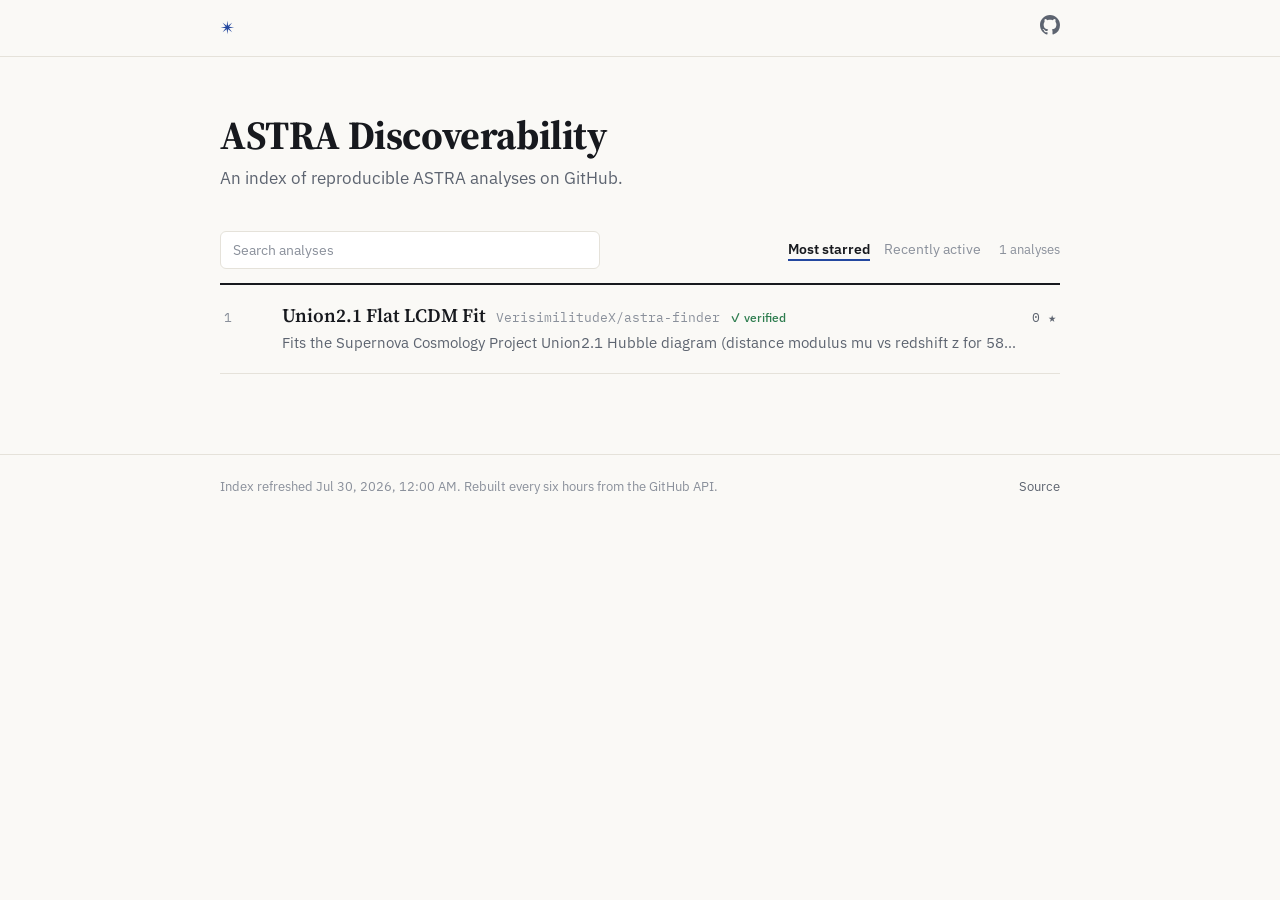
<file: site/index.html>
<!doctype html>
<html lang="en">
<head>
  <meta charset="utf-8">
  <meta name="viewport" content="width=device-width, initial-scale=1">
  <title>ASTRA Discoverability</title>
  <meta name="description" content="An index of reproducible ASTRA analyses on GitHub.">
  <link rel="preconnect" href="https://fonts.googleapis.com">
  <link rel="preconnect" href="https://fonts.gstatic.com" crossorigin>
  <link href="https://fonts.googleapis.com/css2?family=Source+Serif+4:opsz,wght@8..60,400;8..60,600;8..60,700&family=IBM+Plex+Sans:wght@400;500;600&family=IBM+Plex+Mono:wght@400;500&display=swap" rel="stylesheet">
  <link rel="stylesheet" href="style.css">
</head>
<body>
  <header class="site-header">
    <div class="header-inner">
      <a class="header-mark" href="./" aria-label="ASTRA Discoverability home">✴</a>
      <nav class="header-nav">
        <a href="https://github.com/VerisimilitudeX/astra-finder" target="_blank" rel="noopener" aria-label="GitHub repository">
          <svg viewBox="0 0 16 16" width="20" height="20" aria-hidden="true"><path fill="currentColor" d="M8 0C3.58 0 0 3.58 0 8c0 3.54 2.29 6.53 5.47 7.59.4.07.55-.17.55-.38 0-.19-.01-.82-.01-1.49-2.01.37-2.53-.49-2.69-.94-.09-.23-.48-.94-.82-1.13-.28-.15-.68-.52-.01-.53.63-.01 1.08.58 1.23.82.72 1.21 1.87.87 2.33.66.07-.52.28-.87.51-1.07-1.78-.2-3.64-.89-3.64-3.95 0-.87.31-1.59.82-2.15-.08-.2-.36-1.02.08-2.12 0 0 .67-.21 2.2.82.64-.18 1.32-.27 2-.27s1.36.09 2 .27c1.53-1.04 2.2-.82 2.2-.82.44 1.1.16 1.92.08 2.12.51.56.82 1.27.82 2.15 0 3.07-1.87 3.75-3.65 3.95.29.25.54.73.54 1.48 0 1.07-.01 1.93-.01 2.2 0 .21.15.46.55.38A8.01 8.01 0 0 0 16 8c0-4.42-3.58-8-8-8"/></svg>
        </a>
      </nav>
    </div>
  </header>

  <main class="page">
    <section class="intro">
      <h1>ASTRA Discoverability</h1>
      <p class="intro-sub">An index of reproducible ASTRA analyses on GitHub.</p>
    </section>

    <section class="board" id="index">
      <div class="controls">
        <input type="search" id="search" placeholder="Search analyses" autocomplete="off" spellcheck="false">
        <div class="controls-right">
          <div class="sorts" role="tablist">
            <button class="sort active" data-sort="stars" role="tab" aria-selected="true">Most starred</button>
            <button class="sort" data-sort="updated" role="tab" aria-selected="false">Recently active</button>
          </div>
          <span class="count"><span id="count-all">0</span> analyses</span>
        </div>
      </div>

      <ol class="rows" id="rows"></ol>
      <p class="empty" id="empty" hidden>Nothing matches that search.</p>
    </section>
  </main>

  <footer class="site-footer">
    <div class="footer-inner">
      <span>Index refreshed <span id="refreshed">—</span>. Rebuilt every six hours from the GitHub API.</span>
      <a href="https://github.com/VerisimilitudeX/astra-finder" target="_blank" rel="noopener">Source</a>
    </div>
  </footer>

  <script src="app.js"></script>
</body>
</html>
</file>
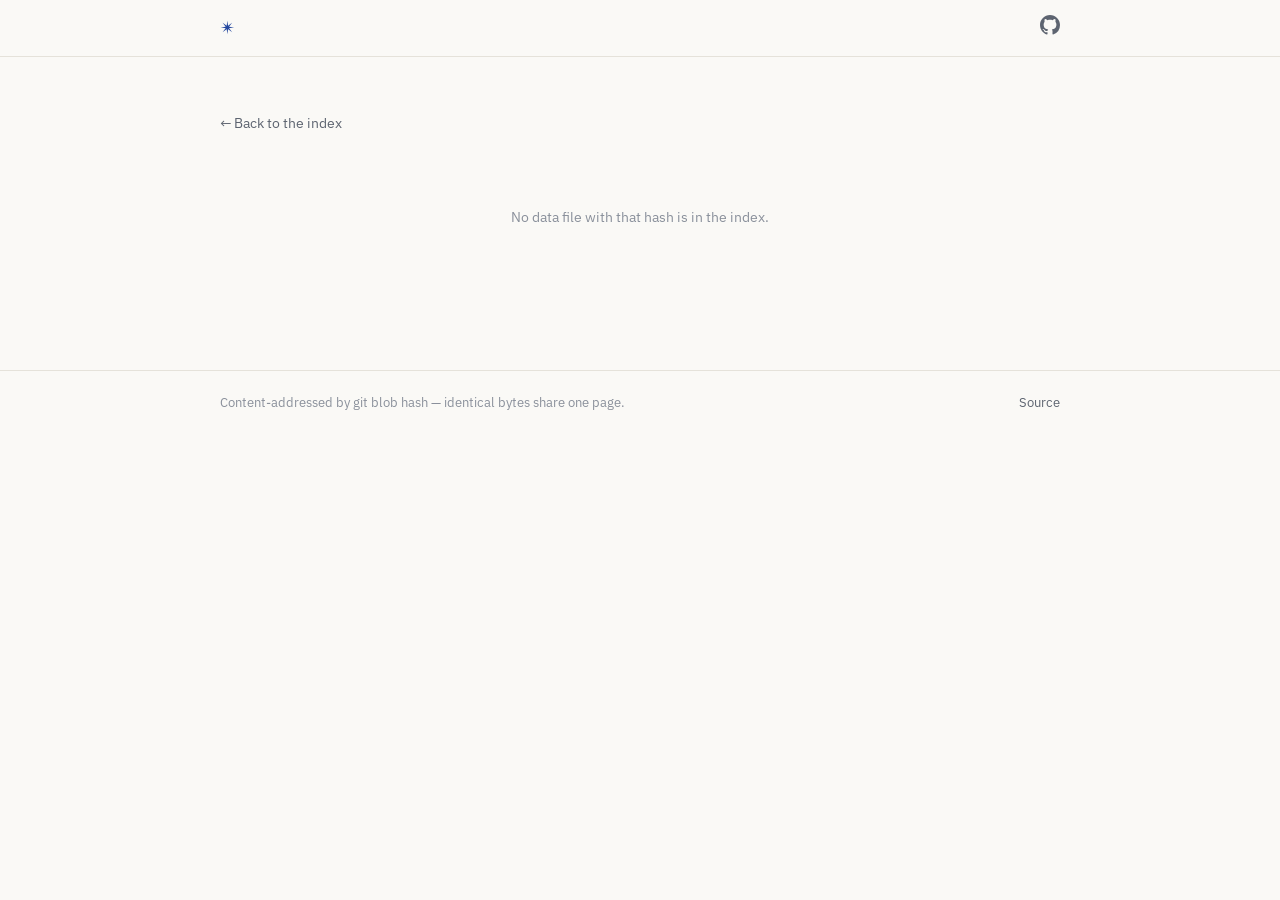
<file: site/dataset.html>
<!doctype html>
<html lang="en">
<head>
  <meta charset="utf-8">
  <meta name="viewport" content="width=device-width, initial-scale=1">
  <title>Data file — ASTRA Discoverability</title>
  <link rel="preconnect" href="https://fonts.googleapis.com">
  <link rel="preconnect" href="https://fonts.gstatic.com" crossorigin>
  <link href="https://fonts.googleapis.com/css2?family=Source+Serif+4:opsz,wght@8..60,400;8..60,600;8..60,700&family=IBM+Plex+Sans:wght@400;500;600&family=IBM+Plex+Mono:wght@400;500&display=swap" rel="stylesheet">
  <link rel="stylesheet" href="style.css">
</head>
<body>
  <header class="site-header">
    <div class="header-inner">
      <a class="header-mark" href="./" aria-label="ASTRA Discoverability home">✴</a>
      <nav class="header-nav">
        <a href="https://github.com/VerisimilitudeX/astra-finder" target="_blank" rel="noopener" aria-label="GitHub repository">
          <svg viewBox="0 0 16 16" width="20" height="20" aria-hidden="true"><path fill="currentColor" d="M8 0C3.58 0 0 3.58 0 8c0 3.54 2.29 6.53 5.47 7.59.4.07.55-.17.55-.38 0-.19-.01-.82-.01-1.49-2.01.37-2.53-.49-2.69-.94-.09-.23-.48-.94-.82-1.13-.28-.15-.68-.52-.01-.53.63-.01 1.08.58 1.23.82.72 1.21 1.87.87 2.33.66.07-.52.28-.87.51-1.07-1.78-.2-3.64-.89-3.64-3.95 0-.87.31-1.59.82-2.15-.08-.2-.36-1.02.08-2.12 0 0 .67-.21 2.2.82.64-.18 1.32-.27 2-.27s1.36.09 2 .27c1.53-1.04 2.2-.82 2.2-.82.44 1.1.16 1.92.08 2.12.51.56.82 1.27.82 2.15 0 3.07-1.87 3.75-3.65 3.95.29.25.54.73.54 1.48 0 1.07-.01 1.93-.01 2.2 0 .21.15.46.55.38A8.01 8.01 0 0 0 16 8c0-4.42-3.58-8-8-8"/></svg>
        </a>
      </nav>
    </div>
  </header>

  <main class="page">
    <p class="crumb"><a href="./">← Back to the index</a></p>
    <div id="dataset-root">
      <p class="empty">Loading…</p>
    </div>
  </main>

  <footer class="site-footer">
    <div class="footer-inner">
      <span>Content-addressed by git blob hash — identical bytes share one page.</span>
      <a href="https://github.com/VerisimilitudeX/astra-finder" target="_blank" rel="noopener">Source</a>
    </div>
  </footer>

  <script>
  (function () {
    "use strict";
    var root = document.getElementById("dataset-root");
    var hash = new URLSearchParams(location.search).get("h") || "";

    function escapeHtml(s) {
      return String(s == null ? "" : s).replace(/[&<>"']/g, function (c) {
        return { "&": "&amp;", "<": "&lt;", ">": "&gt;", '"': "&quot;", "'": "&#39;" }[c];
      });
    }

    function formatSize(n) {
      if (!n) return "";
      if (n >= 1048576) return (n / 1048576).toFixed(1) + " MB";
      if (n >= 1024) return (n / 1024).toFixed(1) + " kB";
      return n + " B";
    }

    fetch("datasets.json", { cache: "no-cache" })
      .then(function (r) { return r.json(); })
      .then(function (data) {
        var d = (data.datasets || []).find(function (x) { return x.hash === hash; });
        if (!d) {
          root.innerHTML = '<p class="empty">No data file with that hash is in the index.</p>';
          document.title = "Unknown data file — ASTRA Discoverability";
          return;
        }
        document.title = d.names[0] + " — ASTRA Discoverability";
        var occ = d.occurrences || [];
        var size = occ.length ? occ[0].size : 0;
        var rows = occ
          .map(function (o) {
            var raw = "https://raw.githubusercontent.com/" + o.repo + "/" + o.branch + "/" + o.path;
            var repoPage = "repo.html?r=" + encodeURIComponent(o.repo);
            var from = "";
            if (o.source_repo) {
              from = /^[\w.-]+\/[\w.-]+$/.test(o.source_repo)
                ? '<a class="source-from" href="repo.html?r=' + encodeURIComponent(o.source_repo) + '">from ' + escapeHtml(o.source_repo) + "</a>"
                : '<span class="source-from">from ' + escapeHtml(o.source_repo) + "</span>";
            }
            return (
              "<tr>" +
              '<td><a class="link-btn" href="' + escapeHtml(repoPage) + '">' + escapeHtml(o.analysis) + "</a>" +
              '<a class="occ-repo" href="' + escapeHtml(repoPage) + '">' + escapeHtml(o.repo) + "</a></td>" +
              '<td><span class="role role-' + escapeHtml(o.role) + '">' + escapeHtml(o.role) + "</span>" + from + "</td>" +
              '<td class="occ-path">' + escapeHtml(o.path) + "</td>" +
              '<td><a class="raw-link" href="' + escapeHtml(raw) + '" target="_blank" rel="noopener">Open raw file ↗</a></td>' +
              "</tr>"
            );
          })
          .join("");
        root.innerHTML =
          '<section class="intro"><h1 class="dataset-title">' + escapeHtml(d.names[0]) + "</h1>" +
          (d.names.length > 1
            ? '<p class="intro-sub">Also carried as: ' + d.names.slice(1).map(escapeHtml).join(", ") + "</p>"
            : "") +
          '<p class="hash-line"><span class="detail-label">Content hash</span><code class="hash">' + escapeHtml(d.hash) + "</code>" +
          (size ? '<span class="dataset-count">' + formatSize(size) + "</span>" : "") +
          "</p></section>" +
          '<table class="occ-table"><thead><tr><th>Analysis</th><th>Role</th><th>Path in repository</th><th></th></tr></thead>' +
          "<tbody>" + rows + "</tbody></table>";
      })
      .catch(function () {
        root.innerHTML = '<p class="empty">Could not load the data index.</p>';
      });
  })();
  </script>
</body>
</html>
</file>
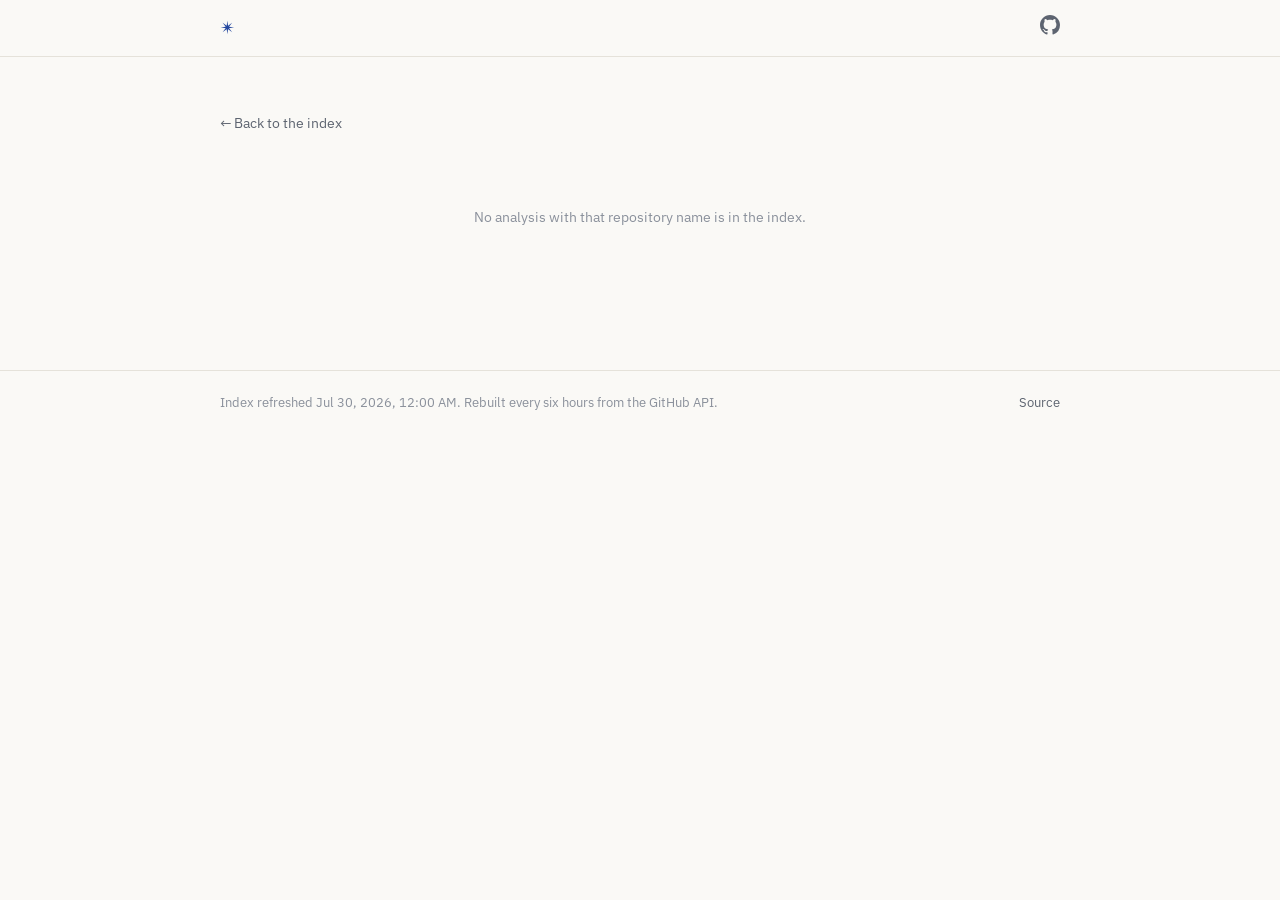
<file: site/repo.html>
<!doctype html>
<html lang="en">
<head>
  <meta charset="utf-8">
  <meta name="viewport" content="width=device-width, initial-scale=1">
  <title>Analysis — ASTRA Discoverability</title>
  <link rel="preconnect" href="https://fonts.googleapis.com">
  <link rel="preconnect" href="https://fonts.gstatic.com" crossorigin>
  <link href="https://fonts.googleapis.com/css2?family=Source+Serif+4:opsz,wght@8..60,400;8..60,600;8..60,700&family=IBM+Plex+Sans:wght@400;500;600&family=IBM+Plex+Mono:wght@400;500&display=swap" rel="stylesheet">
  <link rel="stylesheet" href="style.css">
</head>
<body>
  <header class="site-header">
    <div class="header-inner">
      <a class="header-mark" href="./" aria-label="ASTRA Discoverability home">✴</a>
      <nav class="header-nav">
        <a href="https://github.com/VerisimilitudeX/astra-finder" target="_blank" rel="noopener" aria-label="GitHub repository">
          <svg viewBox="0 0 16 16" width="20" height="20" aria-hidden="true"><path fill="currentColor" d="M8 0C3.58 0 0 3.58 0 8c0 3.54 2.29 6.53 5.47 7.59.4.07.55-.17.55-.38 0-.19-.01-.82-.01-1.49-2.01.37-2.53-.49-2.69-.94-.09-.23-.48-.94-.82-1.13-.28-.15-.68-.52-.01-.53.63-.01 1.08.58 1.23.82.72 1.21 1.87.87 2.33.66.07-.52.28-.87.51-1.07-1.78-.2-3.64-.89-3.64-3.95 0-.87.31-1.59.82-2.15-.08-.2-.36-1.02.08-2.12 0 0 .67-.21 2.2.82.64-.18 1.32-.27 2-.27s1.36.09 2 .27c1.53-1.04 2.2-.82 2.2-.82.44 1.1.16 1.92.08 2.12.51.56.82 1.27.82 2.15 0 3.07-1.87 3.75-3.65 3.95.29.25.54.73.54 1.48 0 1.07-.01 1.93-.01 2.2 0 .21.15.46.55.38A8.01 8.01 0 0 0 16 8c0-4.42-3.58-8-8-8"/></svg>
        </a>
      </nav>
    </div>
  </header>

  <main class="page">
    <p class="crumb"><a href="./">← Back to the index</a></p>
    <div id="repo-root">
      <p class="empty">Loading…</p>
    </div>
  </main>

  <footer class="site-footer">
    <div class="footer-inner">
      <span>Index refreshed <span id="refreshed">—</span>. Rebuilt every six hours from the GitHub API.</span>
      <a href="https://github.com/VerisimilitudeX/astra-finder" target="_blank" rel="noopener">Source</a>
    </div>
  </footer>

  <script>
  (function () {
    "use strict";
    var root = document.getElementById("repo-root");
    var refreshedEl = document.getElementById("refreshed");
    var fullName = new URLSearchParams(location.search).get("r") || "";

    var CANONICAL_BASE = "https://verisimilitudex.github.io/astra-finder/";

    function escapeHtml(s) {
      return String(s == null ? "" : s).replace(/[&<>"']/g, function (c) {
        return { "&": "&amp;", "<": "&lt;", ">": "&gt;", '"': "&quot;", "'": "&#39;" }[c];
      });
    }

    function formatStars(n) {
      if (n >= 1e6) return (n / 1e6).toFixed(1).replace(/\.0$/, "") + "M";
      if (n >= 1e3) return (n / 1e3).toFixed(1).replace(/\.0$/, "") + "k";
      return String(n);
    }

    function timeAgo(iso) {
      if (!iso) return "";
      var days = Math.floor((Date.now() - new Date(iso).getTime()) / 864e5);
      if (days < 1) return "today";
      if (days < 30) return days + " days ago";
      if (days < 365) return Math.floor(days / 30) + " months ago";
      return Math.floor(days / 365) + " years ago";
    }

    function displayName(p) {
      return p.astra_name || (p.full_name || "").split("/")[1] || p.full_name;
    }

    function repoUrl(name) {
      return "repo.html?r=" + encodeURIComponent(name);
    }

    function allTags(p) {
      var seen = {};
      return (p.topics || []).concat(p.astra_tags || []).filter(function (t) {
        t = String(t);
        if (seen[t.toLowerCase()]) return false;
        seen[t.toLowerCase()] = true;
        return true;
      });
    }

    function badgeAlt(p) {
      return p.verified ? "ASTRA verified" : "ASTRA failing";
    }

    function badgeMarkdown(p) {
      var img = CANONICAL_BASE + "badges/" + p.full_name.replace("/", "--") + ".svg";
      return "[![" + badgeAlt(p) + "](" + img + ")](" + CANONICAL_BASE + ")";
    }

    function badgeEmbedHtml(p) {
      return (
        '<div class="badge-embed"><img src="badges/' + escapeHtml(p.full_name.replace("/", "--")) + '.svg" alt="' + escapeHtml(badgeAlt(p)) + '">' +
        "<code>" + escapeHtml(badgeMarkdown(p)) + "</code>" +
        '<button class="copy-badge" data-md="' + escapeHtml(badgeMarkdown(p)) + '">copy</button></div>'
      );
    }

    // hashes/files for one repo out of the content-addressed dataset index
    function filesFor(datasets, repo) {
      var hashes = {};
      var files = [];
      datasets.forEach(function (d) {
        (d.occurrences || []).forEach(function (o) {
          if (o.repo !== repo || hashes[d.hash]) return;
          hashes[d.hash] = true;
          files.push({ hash: d.hash, name: o.name, role: o.role, path: o.path, branch: o.branch, source_repo: o.source_repo });
        });
      });
      files.sort(function (a, b) {
        return a.role === b.role ? a.name.localeCompare(b.name) : a.role === "input" ? -1 : 1;
      });
      return { hashes: hashes, files: files };
    }

    function render(projects, datasets) {
      var p = projects.find(function (x) { return x.full_name === fullName; });
      if (!p) {
        root.innerHTML = '<p class="empty">No analysis with that repository name is in the index.</p>';
        document.title = "Unknown analysis — ASTRA Discoverability";
        return;
      }
      document.title = displayName(p) + " — ASTRA Discoverability";

      var mine = filesFor(datasets, p.full_name);

      var html =
        '<section class="intro"><h1 class="repo-title">' + escapeHtml(displayName(p)) + "</h1>" +
        '<p class="hash-line"><a class="occ-repo" href="' + escapeHtml(p.html_url) + '" target="_blank" rel="noopener">' + escapeHtml(p.full_name) + " ↗</a>" +
        (p.verified ? '<span class="verified-mark" title="Passes ASTRA validation">✓ verified</span>' : "") +
        '<span class="dataset-count">Updated ' + escapeHtml(timeAgo(p.pushed_at)) + " · " + formatStars(p.stars || 0) + " stars</span>" +
        "</p></section>";

      html += '<div class="detail repo-body">';
      if (p.description) html += '<p class="detail-desc">' + escapeHtml(p.description) + "</p>";

      var findings = (p.findings_list || [])
        .map(function (f) {
          return (
            "<li>" +
            (f.label ? '<span class="finding-label">' + escapeHtml(f.label) + "</span>" : "") +
            (f.claim ? '<span class="finding-claim">' + escapeHtml(f.claim) + "</span>" : "") +
            "</li>"
          );
        })
        .join("");
      if (findings) {
        html += '<div class="detail-section"><span class="detail-label">Findings</span><ul class="findings">' + findings + "</ul></div>";
      }

      var outputs = (p.outputs_list || [])
        .map(function (o) {
          return (
            "<li><span>" + escapeHtml(o.label) + "</span>" +
            (o.type ? '<span class="output-type">' + escapeHtml(o.type) + "</span>" : "") +
            "</li>"
          );
        })
        .join("");
      if (outputs) {
        html += '<div class="detail-section"><span class="detail-label">Outputs</span><ul class="outputs">' + outputs + "</ul></div>";
      }

      var files = mine.files
        .map(function (f) {
          var raw = "https://raw.githubusercontent.com/" + p.full_name + "/" + f.branch + "/" + f.path;
          var from = f.source_repo
            ? /^[\w.-]+\/[\w.-]+$/.test(f.source_repo)
              ? '<a class="source-from" href="' + escapeHtml(repoUrl(f.source_repo)) + '">from ' + escapeHtml(f.source_repo) + "</a>"
              : '<span class="source-from">from ' + escapeHtml(f.source_repo) + "</span>"
            : "";
          return (
            "<li>" +
            '<span><a class="file-link" href="dataset.html?h=' + escapeHtml(f.hash) + '">' + escapeHtml(f.name) + "</a>" +
            '<code class="dataset-hash">' + escapeHtml(f.hash.slice(0, 12)) + "</code></span>" +
            '<span class="file-side">' + from + '<span class="role role-' + escapeHtml(f.role) + '">' + escapeHtml(f.role) + "</span>" +
            '<a class="raw-link" href="' + escapeHtml(raw) + '" target="_blank" rel="noopener">raw ↗</a></span>' +
            "</li>"
          );
        })
        .join("");
      var sources = (p.sources_list || [])
        .map(function (s) {
          var where = s.github
            ? '<a class="link-btn" href="' + escapeHtml(repoUrl(s.github)) + '">' + escapeHtml(s.github) + "</a>" +
              '<a class="occ-repo" href="https://github.com/' + escapeHtml(s.github) + '" target="_blank" rel="noopener">↗</a>'
            : "<code>" + escapeHtml(s.uri || s.id) + "</code>";
          var pin = s.ref ? '<code class="dataset-hash" title="Pinned revision">@' + escapeHtml(s.ref.slice(0, 12)) + "</code>" : "";
          var uses = s.artifacts && s.artifacts.length
            ? '<span class="finding-claim">consumes ' + s.artifacts.map(escapeHtml).join(", ") +
              (s.contexts && s.contexts.length ? " · via " + s.contexts.map(escapeHtml).join(", ") : "") + "</span>"
            : "";
          return (
            "<li>" +
            '<span class="finding-label">' + escapeHtml(s.label || s.id) + "</span>" +
            '<span class="source-where">' + where + pin + "</span>" +
            uses +
            "</li>"
          );
        })
        .join("");
      if (sources) {
        html += '<div class="detail-section"><span class="detail-label">Inputs from other repositories</span><ul class="findings sources">' + sources + "</ul></div>";
      }

      if (files) {
        html += '<div class="detail-section"><span class="detail-label">Data files</span><ul class="outputs datafiles">' + files + "</ul></div>";
      }

      var siblings = projects
        .filter(function (o) {
          if (o.full_name === p.full_name) return false;
          var theirs = filesFor(datasets, o.full_name);
          return Object.keys(mine.hashes).some(function (h) { return theirs.hashes[h]; });
        })
        .map(function (o) {
          return '<a class="link-btn" href="' + escapeHtml(repoUrl(o.full_name)) + '">' + escapeHtml(displayName(o)) + "</a>";
        })
        .join('<span class="sep">·</span>');
      if (siblings) {
        html += '<div class="detail-section"><span class="detail-label">Same data, other analyses</span><div class="siblings">' + siblings + "</div></div>";
      }

      var tags = allTags(p)
        .map(function (t) {
          return '<a class="tag" href="./?q=' + encodeURIComponent(t) + '">' + escapeHtml(t) + "</a>";
        })
        .join("");
      if (tags) {
        html += '<div class="detail-section"><span class="detail-label">Tags</span><div class="tag-list">' + tags + "</div></div>";
      }

      if (p.verified) {
        html +=
          '<div class="detail-section"><span class="detail-label">Verification badge</span>' +
          badgeEmbedHtml(p) + "</div>";
      } else {
        var reasons = (p.verification_errors || [])
          .slice(0, 4)
          .map(function (e) { return "<li>" + escapeHtml(e) + "</li>"; })
          .join("");
        html +=
          '<div class="detail-section"><span class="detail-label">Verification</span>' +
          '<p class="verify-note">Indexed, but the spec does not pass ASTRA validation:</p>' +
          (reasons ? '<ul class="verify-errors">' + reasons + "</ul>" : "") +
          badgeEmbedHtml(p) +
          "</div>";
      }

      html +=
        '<div class="detail-foot">' +
        '<span class="detail-meta">' + escapeHtml(p.full_name) + "</span>" +
        '<a class="repo-link" href="' + escapeHtml(p.html_url) + '" target="_blank" rel="noopener">Open repository ↗</a>' +
        "</div></div>";

      root.innerHTML = html;
    }

    document.addEventListener("click", function (e) {
      var copyBadge = e.target.closest(".copy-badge");
      if (!copyBadge) return;
      navigator.clipboard.writeText(copyBadge.dataset.md).then(function () {
        copyBadge.textContent = "copied";
        setTimeout(function () { copyBadge.textContent = "copy"; }, 1200);
      });
    });

    Promise.all([
      fetch("projects.json", { cache: "no-cache" }).then(function (r) { return r.json(); }),
      fetch("datasets.json", { cache: "no-cache" }).then(function (r) { return r.json(); }).catch(function () { return { datasets: [] }; }),
    ])
      .then(function (results) {
        var data = results[0];
        if (data && data.generated_at && refreshedEl) {
          refreshedEl.textContent = new Date(data.generated_at).toLocaleString(undefined, {
            dateStyle: "medium",
            timeStyle: "short",
          });
        }
        render((data && data.projects) || [], (results[1] && results[1].datasets) || []);
      })
      .catch(function () {
        root.innerHTML = '<p class="empty">Could not load the index.</p>';
      });
  })();
  </script>
</body>
</html>
</file>
<file: site/style.css>
/* ASTRA Discoverability — quiet editorial design.
   Paper background, ink text, serif headings, one restrained accent. */
:root {
  --paper: #faf9f6;
  --ink: #17191e;
  --muted: #5d6470;
  --faint: #8a909b;
  --line: #e5e2da;
  --panel: #f1efe8;
  --accent: #23479f;
  --serif: "Source Serif 4", Georgia, serif;
  --sans: "IBM Plex Sans", ui-sans-serif, system-ui, sans-serif;
  --mono: "IBM Plex Mono", ui-monospace, SFMono-Regular, Menlo, monospace;
}

* { box-sizing: border-box; }

html { scroll-behavior: smooth; }

body {
  margin: 0;
  background: var(--paper);
  color: var(--ink);
  font-family: var(--sans);
  font-size: 16px;
  line-height: 1.55;
  -webkit-font-smoothing: antialiased;
}

a { color: inherit; text-decoration: none; }

/* ---------- header ---------- */

.site-header {
  border-bottom: 1px solid var(--line);
}

.header-inner {
  max-width: 880px;
  margin: 0 auto;
  display: flex;
  height: 56px;
  align-items: center;
  justify-content: space-between;
  padding: 0 20px;
}

.header-mark {
  font-size: 18px;
  color: var(--accent);
  line-height: 1;
}

.header-nav a {
  display: inline-flex;
  color: var(--muted);
}

.header-nav a:hover { color: var(--accent); }

/* ---------- layout ---------- */

.page {
  max-width: 880px;
  margin: 0 auto;
  padding: 56px 20px 80px;
}

/* ---------- intro ---------- */

.intro { margin-bottom: 40px; }

.intro h1 {
  margin: 0 0 8px;
  font-family: var(--serif);
  font-weight: 700;
  font-size: 40px;
  line-height: 1.1;
  letter-spacing: -0.01em;
}

.intro-sub {
  margin: 0;
  font-size: 17px;
  color: var(--muted);
}

/* ---------- controls ---------- */

.controls {
  display: flex;
  align-items: center;
  justify-content: space-between;
  gap: 20px;
  flex-wrap: wrap;
  padding-bottom: 14px;
  border-bottom: 2px solid var(--ink);
}

#search {
  flex: 1;
  min-width: 220px;
  max-width: 380px;
  background: #fff;
  border: 1px solid var(--line);
  border-radius: 6px;
  color: var(--ink);
  font-family: var(--sans);
  font-size: 14px;
  padding: 9px 12px;
  outline: none;
}

#search::placeholder { color: var(--faint); }

#search:focus { border-color: var(--accent); }

.controls-right {
  display: flex;
  align-items: baseline;
  gap: 18px;
}

.sorts { display: flex; gap: 14px; }

.sort {
  background: none;
  border: 0;
  padding: 0;
  font-family: var(--sans);
  font-size: 14px;
  color: var(--faint);
  cursor: pointer;
}

.sort:hover { color: var(--ink); }

.sort.active {
  color: var(--ink);
  font-weight: 600;
  text-decoration: underline;
  text-underline-offset: 5px;
  text-decoration-color: var(--accent);
  text-decoration-thickness: 2px;
}

.count {
  font-size: 13px;
  color: var(--faint);
  font-variant-numeric: tabular-nums;
}

/* ---------- rows ---------- */

.rows { list-style: none; margin: 0; padding: 0; }

.entry { border-bottom: 1px solid var(--line); }

.row {
  display: grid;
  grid-template-columns: 44px 1fr auto;
  gap: 14px;
  align-items: baseline;
  width: 100%;
  padding: 18px 4px;
  background: none;
  border: 0;
  font: inherit;
  color: inherit;
  text-align: left;
  cursor: pointer;
}

.row:hover .row-name { color: var(--accent); }

.row-rank {
  font-family: var(--mono);
  font-size: 13px;
  color: var(--faint);
}

.row-main { min-width: 0; }

.row-title {
  display: flex;
  align-items: baseline;
  gap: 10px;
  flex-wrap: wrap;
}

.row-name {
  margin: 0;
  font-family: var(--serif);
  font-weight: 600;
  font-size: 19px;
  line-height: 1.3;
  transition: color 0.12s ease;
}

.row-repo {
  font-family: var(--mono);
  font-size: 12.5px;
  color: var(--faint);
}

.row-desc {
  margin: 4px 0 0;
  font-size: 14.5px;
  color: var(--muted);
  overflow: hidden;
  display: -webkit-box;
  -webkit-line-clamp: 1;
  -webkit-box-orient: vertical;
}

.entry.open .row-desc { display: none; }

.row-stat {
  font-family: var(--mono);
  font-size: 13px;
  color: var(--muted);
  white-space: nowrap;
  font-variant-numeric: tabular-nums;
}

/* ---------- detail (expanded) ---------- */

.detail {
  margin: 0 4px 20px 62px;
  padding: 18px 20px;
  background: var(--panel);
  border-radius: 8px;
}

.detail-desc {
  margin: 0 0 16px;
  font-size: 15px;
  color: var(--ink);
  max-width: 60ch;
}

.detail-section { margin-bottom: 16px; }

.detail-label {
  display: block;
  margin-bottom: 6px;
  font-size: 11.5px;
  font-weight: 600;
  letter-spacing: 0.08em;
  text-transform: uppercase;
  color: var(--faint);
}

.outputs { list-style: none; margin: 0; padding: 0; }

.outputs li {
  display: flex;
  justify-content: space-between;
  gap: 16px;
  padding: 5px 0;
  border-bottom: 1px solid var(--line);
  font-size: 14px;
  max-width: 480px;
}

.outputs li:last-child { border-bottom: 0; }

.output-type {
  font-family: var(--mono);
  font-size: 12px;
  color: var(--faint);
}

.datafiles li { max-width: 560px; }

.file-link { color: var(--accent); font-weight: 500; }

.file-link:hover { text-decoration: underline; text-underline-offset: 3px; }

.datafiles .dataset-hash { margin-left: 8px; }

.file-side { display: inline-flex; align-items: center; gap: 10px; }

.tag-list { display: flex; gap: 8px; flex-wrap: wrap; }

.tag {
  font-family: var(--mono);
  font-size: 12px;
  color: var(--muted);
  background: #fff;
  border: 1px solid var(--line);
  border-radius: 999px;
  padding: 2px 10px;
  cursor: pointer;
}

.tag:hover { border-color: var(--accent); color: var(--accent); }

.detail-foot {
  display: flex;
  align-items: center;
  justify-content: space-between;
  gap: 16px;
  flex-wrap: wrap;
  margin-top: 4px;
}

.detail-meta {
  font-size: 13px;
  color: var(--faint);
}

.repo-link {
  display: inline-block;
  background: var(--accent);
  color: #fff;
  font-size: 14px;
  font-weight: 500;
  padding: 8px 16px;
  border-radius: 6px;
}

.repo-link:hover { background: #1b3a85; }

.empty {
  padding: 48px 0;
  text-align: center;
  font-size: 14px;
  color: var(--faint);
}

.verified-mark {
  font-size: 12px;
  font-weight: 500;
  color: #2e7d4f;
  white-space: nowrap;
}

.verify-note {
  margin: 0 0 6px;
  font-size: 13.5px;
  color: var(--muted);
}

.verify-errors {
  margin: 0;
  padding-left: 18px;
  font-family: var(--mono);
  font-size: 12px;
  color: var(--faint);
}

.verify-errors li { padding: 1px 0; }

.row-finding {
  margin: 4px 0 0;
  font-size: 13.5px;
  color: var(--accent);
  overflow: hidden;
  display: -webkit-box;
  -webkit-line-clamp: 1;
  -webkit-box-orient: vertical;
}

.findings { list-style: none; margin: 0; padding: 0; max-width: 62ch; }

.findings li { padding: 6px 0; border-bottom: 1px solid var(--line); }

.findings li:last-child { border-bottom: 0; }

.finding-label {
  display: block;
  font-weight: 600;
  font-size: 14.5px;
}

.finding-claim {
  display: block;
  margin-top: 2px;
  font-size: 13.5px;
  color: var(--muted);
}

.siblings { font-size: 14px; }

.link-btn {
  background: none;
  border: 0;
  padding: 0;
  font: inherit;
  font-size: 14px;
  color: var(--accent);
  cursor: pointer;
}

.link-btn:hover { text-decoration: underline; text-underline-offset: 3px; }

.sep { color: var(--faint); margin: 0 8px; }

.badge-embed {
  display: flex;
  align-items: center;
  gap: 10px;
  flex-wrap: wrap;
}

.badge-embed img { display: block; }

.badge-embed code {
  font-size: 11.5px;
  color: var(--muted);
  background: #fff;
  border: 1px solid var(--line);
  border-radius: 4px;
  padding: 4px 8px;
  max-width: 420px;
  overflow: hidden;
  text-overflow: ellipsis;
  white-space: nowrap;
}

.copy-badge {
  background: none;
  border: 1px solid var(--line);
  border-radius: 4px;
  padding: 3px 10px;
  font-family: var(--sans);
  font-size: 12px;
  color: var(--muted);
  cursor: pointer;
}

.copy-badge:hover { color: var(--accent); border-color: var(--accent); }

/* ---------- lineage ---------- */

.lineage { margin-top: 64px; }

.lineage-title {
  margin: 0 0 6px;
  font-family: var(--serif);
  font-weight: 700;
  font-size: 26px;
}

.lineage-sub {
  margin: 0 0 18px;
  font-size: 15px;
  color: var(--muted);
  max-width: 60ch;
}

.dataset-row {
  padding: 14px 0;
  border-top: 1px solid var(--line);
}

.dataset-head {
  display: flex;
  align-items: baseline;
  gap: 12px;
  flex-wrap: wrap;
}

.dataset-name {
  background: none;
  border: 0;
  padding: 0;
  font-family: var(--mono);
  font-size: 14px;
  font-weight: 500;
  color: var(--ink);
  cursor: pointer;
  overflow-wrap: anywhere;
}

.dataset-name:hover { color: var(--accent); text-decoration: underline; text-underline-offset: 3px; }

.dataset-hash {
  font-family: var(--mono);
  font-size: 11px;
  color: var(--faint);
  background: var(--panel);
  border-radius: 3px;
  padding: 1px 6px;
}

/* ---------- dataset page ---------- */

.crumb { margin: 0 0 24px; font-size: 14px; }

.crumb a { color: var(--muted); }

.crumb a:hover { color: var(--accent); }

.dataset-title {
  font-family: var(--mono);
  font-weight: 500;
  font-size: 26px;
  overflow-wrap: anywhere;
}

.hash-line {
  display: flex;
  align-items: baseline;
  gap: 12px;
  flex-wrap: wrap;
  margin: 14px 0 0;
}

.hash {
  font-size: 13px;
  color: var(--muted);
  background: var(--panel);
  border-radius: 4px;
  padding: 3px 8px;
  overflow-wrap: anywhere;
}

.occ-table {
  width: 100%;
  border-collapse: collapse;
  font-size: 14px;
}

.occ-table th {
  text-align: left;
  font-size: 11.5px;
  font-weight: 600;
  letter-spacing: 0.08em;
  text-transform: uppercase;
  color: var(--faint);
  padding: 10px 12px 10px 0;
  border-bottom: 2px solid var(--ink);
}

.occ-table td {
  padding: 12px 12px 12px 0;
  border-bottom: 1px solid var(--line);
  vertical-align: top;
}

.occ-repo {
  display: block;
  font-family: var(--mono);
  font-size: 12px;
  color: var(--faint);
}

.occ-path {
  font-family: var(--mono);
  font-size: 12.5px;
  color: var(--muted);
  overflow-wrap: anywhere;
}

.role {
  font-family: var(--mono);
  font-size: 11.5px;
  border-radius: 3px;
  padding: 2px 8px;
}

.role-input { color: var(--accent); background: #e8edf8; }

.role-output { color: #2e7d4f; background: #e7f0e9; }

.source-from {
  display: inline-block;
  margin: 0 8px 0 0;
  font-size: 12.5px;
  color: var(--accent);
  white-space: nowrap;
}

td .source-from { display: block; margin: 4px 0 0; }

a.source-from:hover { text-decoration: underline; text-underline-offset: 3px; }

.sources li { display: flex; flex-direction: column; gap: 3px; }

.source-where {
  display: flex;
  align-items: center;
  gap: 8px;
  flex-wrap: wrap;
}

.raw-link {
  color: var(--accent);
  font-weight: 500;
  white-space: nowrap;
}

.raw-link:hover { text-decoration: underline; text-underline-offset: 3px; }

.dataset-count {
  font-size: 13px;
  color: var(--faint);
}

.dataset-uses { margin-top: 4px; font-size: 14px; }

.lineage-empty { font-size: 14px; color: var(--faint); }

/* ---------- repo page ---------- */

.repo-title {
  margin: 0;
  font-family: var(--serif);
  font-weight: 600;
  font-size: 30px;
  line-height: 1.25;
}

.repo-body { margin: 0 0 40px; }

a.occ-repo:hover { color: var(--accent); }

/* ---------- footer ---------- */

.site-footer { border-top: 1px solid var(--line); }

.footer-inner {
  max-width: 880px;
  margin: 0 auto;
  padding: 22px 20px 40px;
  display: flex;
  justify-content: space-between;
  gap: 16px;
  flex-wrap: wrap;
  font-size: 13px;
  color: var(--faint);
}

.footer-inner a { color: var(--muted); }

.footer-inner a:hover { color: var(--accent); }

/* ---------- responsive ---------- */

@media (max-width: 640px) {
  .intro h1 { font-size: 30px; }
  .row { grid-template-columns: 30px 1fr auto; gap: 10px; }
  .detail { margin-left: 4px; }
}
</file>
